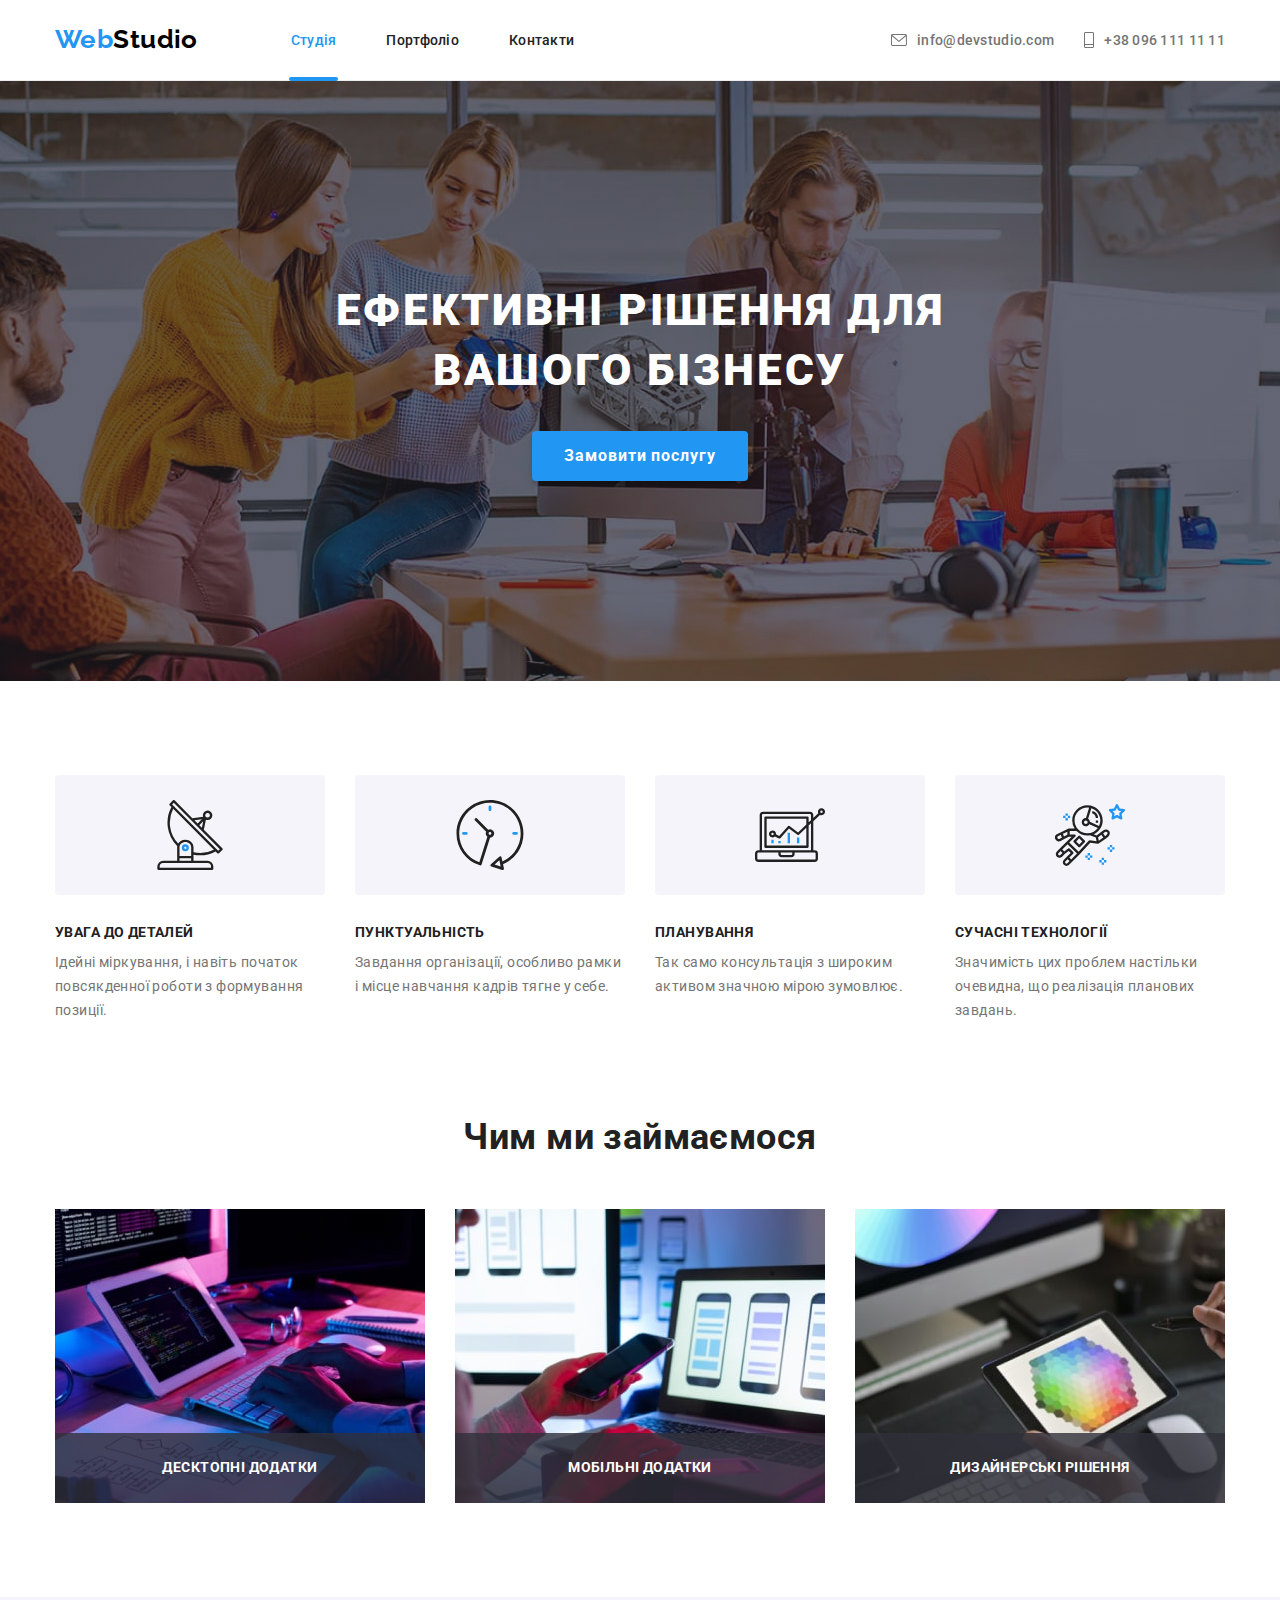
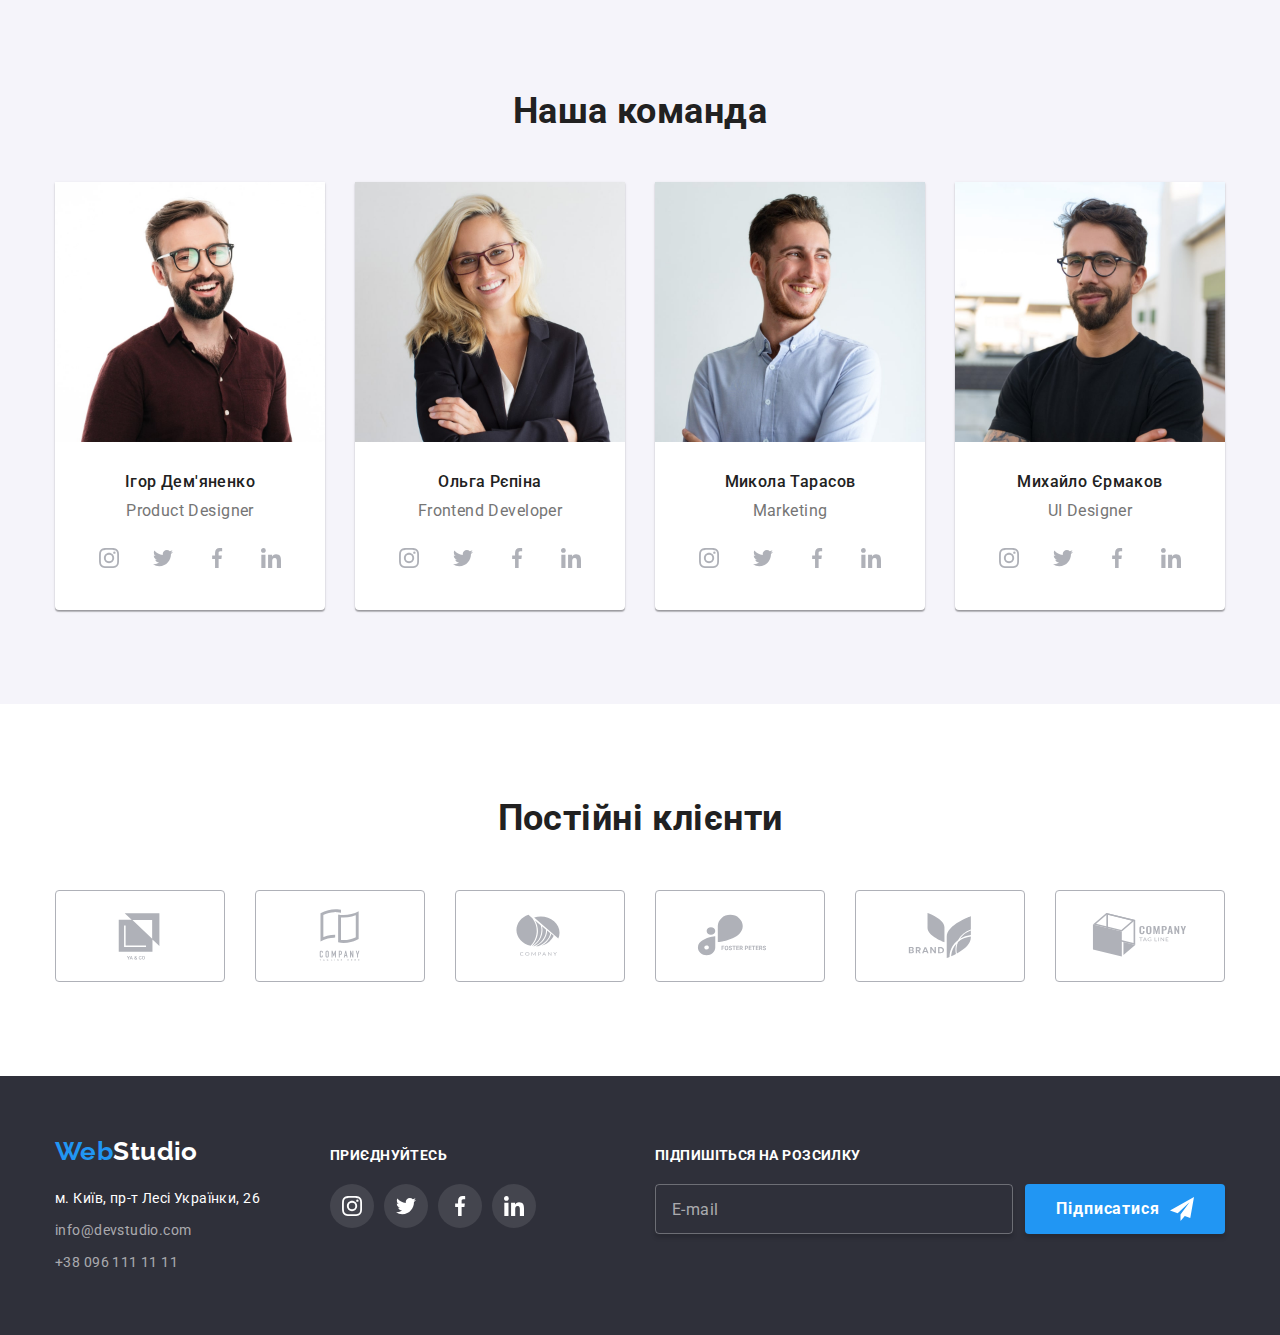
<file: index.html>
<!DOCTYPE html>

<html lang="uk">
	<head>
		<meta charset="UTF-8" />
		<meta http-equiv="X-UA-Compatible" content="IE=edge" />
		<meta name="viewport" content="width=device-width, initial-scale=1.0" />
		<title>Студія-hw8</title>
		<link rel="preconnect" href="https://fonts.googleapis.com" />
		<link rel="preconnect" href="https://fonts.gstatic.com" crossorigin />
		<link
			href="https://fonts.googleapis.com/css2?family=Montserrat:wght@400;700&family=Raleway:wght@700&family=Roboto:wght@400;500;700&display=swap"
			rel="stylesheet"
		/>
		<link
			rel="stylesheet"
			href="https://cdnjs.cloudflare.com/ajax/libs/modern-normalize/1.1.0/modern-normalize.min.css"
		/>

		<link rel="stylesheet" href="./css/main.min.css" />
	</head>

	<body>
		<!-- ---------ШАПКА САЙТУ--------- -->

		<header class="header">
			<div class="header__container container">
				<nav class="header__nav">
					<a href="./index.html" lang="en" class="logo header_logo">
						<span class="logo__word-web">Web</span><span class="logo__word-studio">Studio</span>
					</a>

					<!-- ---------Кнопка меню для мобілки--------- -->
					<button class="menu-toggle js-open-menu" aria-expanded="false" aria-controls="mobile-menu">
						<svg class="" width="40" height="40" aria-label="Перемикач мобільного меню">
							<use class="icon-menu" href="./images/symbol-defs-new.svg#icon-menu_40px"></use>
						</svg>
					</button>

					<!-- ---------Навігація по сайту--------- -->
					<ul class="site-nav header__site-nav">
						<li class="site-nav__item">
							<a href="./index.html" class="site-nav__link site-nav__link--current">Студія</a>
						</li>
						<li class="site-nav__item">
							<a href="./portfolio.html" class="site-nav__link site-nav__link--no-current">Портфоліо</a>
						</li>
						<li class="site-nav__item">
							<a href="" class="site-nav__link site-nav__link--no-current">Контакти</a>
						</li>
					</ul>
				</nav>

				<!-- ---------КОНТАКТИ--------- -->

				<ul class="contacts header__contacts">
					<li class="contacts__item">
						<a href="mailto:info@devstudio.com" class="contacts__link">
							<svg class="contacts__icon" width="16" height="12">
								<use href="./images/symbol-defs-new.svg#icon-envelope"></use>
							</svg>
							info@devstudio.com
						</a>
					</li>

					<li class="contacts__item">
						<a href="tel:+380961111111" class="contacts__link">
							<svg class="contacts__icon" width="10" height="16">
								<use href="./images/symbol-defs-new.svg#icon-Mobile"></use></svg
							>+38 096 111 11 11
						</a>
					</li>
				</ul>
			</div>
		</header>

		<!-- ---------ОСНОВНИЙ КОНТЕНТ--------- -->

		<main class="main">
			<!-- ---------ГЕРОЙ--------- -->

			<section class="hero">
				<div class="container">
					<h1 class="hero__title">Ефективні рішення для вашого бізнесу</h1>

					<button type="button" data-modal-open class="hero__btn">Замовити послугу</button>
				</div>
			</section>

			<!-- ---------ОСОБЛИВОСТІ РОБОТИ--------- -->

			<section class="features section">
				<!-- Прихований заголовок -->

				<div class="container">
					<h2 class="features__title">Особливості роботи</h2>

					<ul class="features-list">
						<li class="features-list__item">
							<div class="features-list__box-icon">
								<svg class="features-list__icon" width="70" height="70">
									<use href="./images/symbol-defs-new.svg#icon-satel-plate"></use>
								</svg>
							</div>
							<h3 class="features-list__title title">УВАГА ДО ДЕТАЛЕЙ</h3>
							<p class="features-list__text text">
								Ідейні міркування, і навіть початок повсякденної роботи з формування позиції.
							</p>
						</li>

						<li class="features-list__item">
							<div class="features-list__box-icon">
								<svg class="features-list__icon" width="70" height="70">
									<use href="./images/symbol-defs-new.svg#icon-Clock"></use>
								</svg>
							</div>

							<h3 class="features-list__title title">ПУНКТУАЛЬНІСТЬ</h3>
							<p class="features-list__text text">
								Завдання організації, особливо рамки і місце навчання кадрів тягне у себе.
							</p>
						</li>

						<li class="features-list__item">
							<div class="features-list__box-icon">
								<svg class="features-list__icon" width="70" height="70">
									<use href="./images/symbol-defs-new.svg#icon-Planner"></use>
								</svg>
							</div>

							<h3 class="features-list__title title">ПЛАНУВАННЯ</h3>
							<p class="features-list__text text">Так само консультація з широким активом значною мірою зумовлює.</p>
						</li>

						<li class="features-list__item">
							<div class="features-list__box-icon">
								<svg class="features-list__icon" width="70" height="70">
									<use href="./images/symbol-defs-new.svg#icon-Cosm"></use>
								</svg>
							</div>

							<h3 class="features-list__title title">СУЧАСНІ ТЕХНОЛОГІЇ</h3>
							<p class="features-list__text text">
								Значимість цих проблем настільки очевидна, що реалізація планових завдань.
							</p>
						</li>
					</ul>
				</div>
			</section>

			<!-- ---------ЧИМ МИ ЗАЙМАЄМОСЬ---------  -->

			<section class="about section">
				<div class="container">
					<h2 class="main-title about__main-title">Чим ми займаємося</h2>

					<ul class="about-list">
						<li class="about-list__item">
							<img
								srcset="
									./images/Desktop-images/About-1-img-370-min.jpg 1x,
									./images/Desktop-images/About-1-img-740-min.jpg 2x
								"
								src="./images/Desktop-images/About-1-img-370-min.jpg"
								alt="Людина друкує код сайта"
								width="370"
								height="294"
							/>
							<p class="about-list__text">Десктопні додатки</p>
						</li>

						<li class="about-list__item">
							<img
								srcset="
									./images/Desktop-images/About-2-img-370-min.jpg 1x,
									./images/Desktop-images/About-2-img-740-min.jpg 2x
								"
								src="./images/Desktop-images/About-2-img-370-min.jpg"
								alt="Розробка інтерфейсу для смартфонів"
								width="370"
								height="294"
							/>
							<p class="about-list__text">Мобільні додатки</p>
						</li>

						<li class="about-list__item">
							<img
								srcset="
									./images/Desktop-images/About-3-img-370-min.jpg 1x,
									./images/Desktop-images/About-3-img-740-min.jpg 2x
								"
								src="./images/Desktop-images/About-3-img-370-min.jpg"
								alt="Робота над вибором кольору на планшеті"
								width="370"
								height="294"
							/>
							<p class="about-list__text">Дизайнерські рішення</p>
						</li>
					</ul>
				</div>
			</section>

			<!-- ---------НАША КОМАНДА--------- -->

			<section class="team section">
				<div class="container">
					<h2 class="main-title team__main-title">Наша команда</h2>

					<ul class="team-list">
						<li class="team-list__item">
							<picture>
								<source
									srcset="
										./images/Mobile-images/Team-1-img-optim-450.jpg 1x,
										./images/Mobile-images/Team-1-img-optim-900.jpg 2x
									"
									media="(max-width: 767.5px)"
								/>

								<source
									srcset="
										./images/Desktop-images/Team-1-img-810-min.jpg  1x,
										./images/Desktop-images/Team-1-img-1080-min.jpg 2x
									"
									media="(min-width: 1200px)"
								/>

								<source
									srcset="
										./images/Tablet-images/Team-1-img-354-min.jpg 1x,
										./images/Tablet-images/Team-1-img-708-min.jpg 2x
									"
									media="(min-width: 768px)"
								/>

								<img src="./Mobile-images/Team-1-img-optim-450.jpg" alt="Фото сотрудника" width="450" height="460" />
							</picture>

							<div class="team-list__card">
								<h3 class="team-list__title">Ігор Дем'яненко</h3>
								<p lang="en" class="team-list__text">Product Designer</p>
								<ul class="soc-links team__soc-links">
									<li class="soc-links__item">
										<a href="#" target="_blank" rel="noopener nofollow noreferrer" class="soc-links__link"
											><svg class="soc-links__icon" width="20" height="20">
												<use href="./images/symbol-defs-new.svg#icon-Insta"></use></svg
										></a>
									</li>
									<li class="soc-links__item">
										<a href="#" target="_blank" rel="noopener nofollow noreferrer" class="soc-links__link"
											><svg class="soc-links__icon" width="20" height="20">
												<use href="./images/symbol-defs-new.svg#icon-Twit"></use></svg
										></a>
									</li>
									<li class="soc-links__item">
										<a href="#" target="_blank" rel="noopener nofollow noreferrer" class="soc-links__link"
											><svg class="soc-links__icon" width="20" height="20">
												<use href="./images/symbol-defs-new.svg#icon-FaceB"></use></svg
										></a>
									</li>
									<li class="soc-links__item">
										<a href="#" target="_blank" rel="noopener nofollow noreferrer" class="soc-links__link"
											><svg class="soc-links__icon" width="20" height="20">
												<use href="./images/symbol-defs-new.svg#icon-LinkIn"></use></svg
										></a>
									</li>
								</ul>
							</div>
						</li>

						<li class="team-list__item">
							<picture>
								<source
									srcset="
										./images/Mobile-images/Team-2-img-optim-450.jpg 1x,
										./images/Mobile-images/Team-2-img-optim-900.jpg 2x
									"
									media="(max-width: 767.5px)"
								/>

								<source
									srcset="
										./images/Desktop-images/Team-2-img-810-min.jpg  1x,
										./images/Desktop-images/Team-2-img-1080-min.jpg 2x
									"
									media="(min-width: 1200px)"
								/>

								<source
									srcset="
										./images/Tablet-images/Team-2-img-354-min.jpg 1x,
										./images/Tablet-images/Team-2-img-708-min.jpg 2x
									"
									media="(min-width: 768px)"
								/>

								<img src="./Mobile-images/Team-2-img-optim-450.jpg" alt="Фото сотрудника" width="450" height="460" />
							</picture>

							<div class="team-list__card">
								<h3 class="team-list__title">Ольга Рєпіна</h3>
								<p lang="en" class="team-list__text">Frontend Developer</p>
								<ul class="soc-links team__soc-links">
									<li class="soc-links__item">
										<a href="#" target="_blank" rel="noopener nofollow noreferrer" class="soc-links__link"
											><svg class="soc-links__icon" width="20" height="20">
												<use href="./images/symbol-defs-new.svg#icon-Insta"></use></svg
										></a>
									</li>
									<li class="soc-links__item">
										<a href="#" target="_blank" rel="noopener nofollow noreferrer" class="soc-links__link"
											><svg class="soc-links__icon" width="20" height="20">
												<use href="./images/symbol-defs-new.svg#icon-Twit"></use></svg
										></a>
									</li>
									<li class="soc-links__item">
										<a href="#" target="_blank" rel="noopener nofollow noreferrer" class="soc-links__link"
											><svg class="soc-links__icon" width="20" height="20">
												<use href="./images/symbol-defs-new.svg#icon-FaceB"></use></svg
										></a>
									</li>
									<li class="soc-links__item">
										<a href="#" target="_blank" rel="noopener nofollow noreferrer" class="soc-links__link"
											><svg class="soc-links__icon" width="20" height="20">
												<use href="./images/symbol-defs-new.svg#icon-LinkIn"></use></svg
										></a>
									</li>
								</ul>
							</div>
						</li>

						<li class="team-list__item">
							<picture>
								<source
									srcset="
										./images/Mobile-images/Team-3-img-optim-450.jpg 1x,
										./images/Mobile-images/Team-3-img-optim-900.jpg 2x
									"
									media="(max-width: 767.5px)"
								/>

								<source
									srcset="
										./images/Desktop-images/Team-3-img-810-min.jpg  1x,
										./images/Desktop-images/Team-3-img-1080-min.jpg 2x
									"
									media="(min-width: 1200px)"
								/>

								<source
									srcset="
										./images/Tablet-images/Team-3-img-354-min.jpg 1x,
										./images/Tablet-images/Team-3-img-708-min.jpg 2x
									"
									media="(min-width: 768px)"
								/>

								<img src="./Mobile-images/Team-3-img-optim-450.jpg" alt="Фото сотрудника" width="450" height="460" />
							</picture>

							<div class="team-list__card">
								<h3 class="team-list__title">Микола Тарасов</h3>
								<p lang="en" class="team-list__text">Marketing</p>
								<ul class="soc-links team__soc-links">
									<li class="soc-links__item">
										<a href="#" target="_blank" rel="noopener nofollow noreferrer" class="soc-links__link"
											><svg class="soc-links__icon" width="20" height="20">
												<use href="./images/symbol-defs-new.svg#icon-Insta"></use></svg
										></a>
									</li>
									<li class="soc-links__item">
										<a href="#" target="_blank" rel="noopener nofollow noreferrer" class="soc-links__link"
											><svg class="soc-links__icon" width="20" height="20">
												<use href="./images/symbol-defs-new.svg#icon-Twit"></use></svg
										></a>
									</li>
									<li class="soc-links__item">
										<a href="#" target="_blank" rel="noopener nofollow noreferrer" class="soc-links__link"
											><svg class="soc-links__icon" width="20" height="20">
												<use href="./images/symbol-defs-new.svg#icon-FaceB"></use></svg
										></a>
									</li>
									<li class="soc-links__item">
										<a href="#" target="_blank" rel="noopener nofollow noreferrer" class="soc-links__link"
											><svg class="soc-links__icon" width="20" height="20">
												<use href="./images/symbol-defs-new.svg#icon-LinkIn"></use></svg
										></a>
									</li>
								</ul>
							</div>
						</li>

						<li class="team-list__item">
							<picture>
								<source
									srcset="
										./images/Mobile-images/Team-4-img-optim-450.jpg 1x,
										./images/Mobile-images/Team-4-img-optim-900.jpg 2x
									"
									media="(max-width: 767.5px)"
								/>

								<source
									srcset="
										./images/Desktop-images/Team-4-img-810-min.jpg  1x,
										./images/Desktop-images/Team-4-img-1080-min.jpg 2x
									"
									media="(min-width: 1200px)"
								/>

								<source
									srcset="
										./images/Tablet-images/Team-4-img-354-min.jpg 1x,
										./images/Tablet-images/Team-4-img-708-min.jpg 2x
									"
									media="(min-width: 768px)"
								/>

								<img src="./Mobile-images/Team-4-img-optim-450.jpg" alt="Фото сотрудника" width="450" height="460" />
							</picture>

							<div class="team-list__card">
								<h3 class="team-list__title">Михайло Єрмаков</h3>
								<p lang="en" class="team-list__text">UI Designer</p>
								<ul class="soc-links team__soc-links">
									<li class="soc-links__item">
										<a href="#" target="_blank" rel="noopener nofollow noreferrer" class="soc-links__link"
											><svg class="soc-links__icon" width="20" height="20">
												<use href="./images/symbol-defs-new.svg#icon-Insta"></use></svg
										></a>
									</li>
									<li class="soc-links__item">
										<a href="#" target="_blank" rel="noopener nofollow noreferrer" class="soc-links__link"
											><svg class="soc-links__icon" width="20" height="20">
												<use href="./images/symbol-defs-new.svg#icon-Twit"></use></svg
										></a>
									</li>
									<li class="soc-links__item">
										<a href="#" target="_blank" rel="noopener nofollow noreferrer" class="soc-links__link"
											><svg class="soc-links__icon" width="20" height="20">
												<use href="./images/symbol-defs-new.svg#icon-FaceB"></use></svg
										></a>
									</li>
									<li class="soc-links__item">
										<a href="#" target="_blank" rel="noopener nofollow noreferrer" class="soc-links__link"
											><svg class="soc-links__icon" width="20" height="20">
												<use href="./images/symbol-defs-new.svg#icon-LinkIn"></use></svg
										></a>
									</li>
								</ul>
							</div>
						</li>
					</ul>
				</div>
			</section>
			<!-- -----------------ПОСТІЙНІ КЛІЄНТИ----------------- -->

			<section class="clients section">
				<div class="container">
					<h2 class="main-title clients__main-title">Постійні клієнти</h2>
					<ul class="clients-list">
						<li class="clients-list__item">
							<a href="#" target="_blank" rel="noopener nofollow noreferrer" class="clients-list__link"
								><svg class="clients-list__icon" width="106" height="60">
									<use href="./images/symbol-defs-new.svg#icon-Logo1_YaGo"></use></svg
							></a>
						</li>

						<li class="clients-list__item">
							<a href="#" target="_blank" rel="noopener nofollow noreferrer" class="clients-list__link"
								><svg class="clients-list__icon" width="106" height="60">
									<use href="./images/symbol-defs-new.svg#icon-Logo2_tagline_here"></use></svg
							></a>
						</li>

						<li class="clients-list__item">
							<a href="#" target="_blank" rel="noopener nofollow noreferrer" class="clients-list__link"
								><svg class="clients-list__icon" width="106" height="60">
									<use href="./images/symbol-defs-new.svg#icon-Logo3_COMPANY"></use></svg
							></a>
						</li>

						<li class="clients-list__item">
							<a href="#" target="_blank" rel="noopener nofollow noreferrer" class="clients-list__link"
								><svg class="clients-list__icon" width="106" height="60">
									<use href="./images/symbol-defs-new.svg#icon-Logo4_FosterPeters"></use></svg
							></a>
						</li>

						<li class="clients-list__item">
							<a href="#" target="_blank" rel="noopener nofollow noreferrer" class="clients-list__link"
								><svg class="clients-list__icon" width="106" height="60">
									<use href="./images/symbol-defs-new.svg#icon-Logo5_Brand"></use></svg
							></a>
						</li>

						<li class="clients-list__item">
							<a href="#" target="_blank" rel="noopener nofollow noreferrer" class="clients-list__link"
								><svg class="clients-list__icon" width="106" height="60">
									<use href="./images/symbol-defs-new.svg#icon-Logo6_TagLine"></use></svg
							></a>
						</li>
					</ul>
				</div>
			</section>

			<!-- ----------------МОДАЛЬНЕ ВІКНО----------------- -->

			<div class="backdrop backdrop--is-hidden" data-modal>
				<div class="modal">
					<button type="button" data-modal-close class="close-button modal__close-button">
						<svg class="close-button__close-icon rotate-center" width="18" height="18">
							<use href="./images/symbol-defs-new.svg#icon-close-1"></use>
						</svg>
					</button>

					<p class="modal__text">Залиште свої дані, ми вам передзвонимо</p>

					<form class="modal-form">
						<div class="modal-form__field">
							<label for="name" class="modal-form__label">Ім'я</label>
							<div class="input-wrap">
								<input type="text" id="name" class="input-wrap__input" name="user-name" required />
								<svg class="input-wrap__icon" width="18" height="18">
									<use href="./images/symbol-defs-new.svg#icon-person-black-1"></use>
								</svg>
							</div>
						</div>

						<div class="modal-form__field">
							<label for="tel" class="modal-form__label">Телефон</label>
							<div class="input-wrap">
								<input type="tel" id="tel" class="input-wrap__input" name="user-phone" required />
								<svg class="input-wrap__icon" width="18" height="18">
									<use href="./images/symbol-defs-new.svg#icon-phone-black-1"></use>
								</svg>
							</div>
						</div>

						<div class="modal-form__field">
							<label for="modal-mail" class="modal-form__label">Пошта</label>
							<div class="input-wrap">
								<input type="email" id="modal-mail" class="input-wrap__input" name="user-name" required />
								<svg class="input-wrap__icon" width="18" height="18">
									<use href="./images/symbol-defs-new.svg#icon-email-black-1"></use>
								</svg>
							</div>
						</div>

						<div class="modal-form__field">
							<label for="comment" class="modal-form__label">Коментар</label>
							<textarea name="comment" id="comment" placeholder="Введіть текст" class="modal-form__comment"></textarea>
						</div>

						<div class="custom-checkbox-box">
							<label class="custom-checkbox">
								<input class="custom-checkbox__input" type="checkbox" name="policy" required />
								<span class="custom-checkbox__border">
									<svg class="custom-checkbox__icon" width="16" height="15">
										<use href="./images/symbol-defs-new.svg#icon-icon-check-1"></use>
									</svg>
								</span>
								<span class="custom-checkbox__label">Погоджуюся з розсилкою та приймаю</span>
							</label>
							<a href="#" class="custom-checkbox__link">Умови договору</a>
						</div>

						<button type="submit" class="submit-btn modal-form__submit-btn">Відправити</button>
					</form>
				</div>
			</div>
		</main>

		<!-- ---------------- МОБІЛЬНЕ МЕНЮ ----------------- -->

		<div class="menu-container js-menu-container" id="mobile-menu">
			<button class="menu-toggle js-close-menu">
				<svg class="menu-toggle__cross-icon" width="40" height="40" aria-label="Перемикач мобільного меню">
					<use class="icon-cross" href="./images/symbol-defs-new.svg#icon-close_40px"></use>
				</svg>
			</button>

			<ul class="mobile-site-nav menu-container__mobile-site-nav">
				<li class="mobile-site-nav__item">
					<a href="./index.html" class="mobile-site-nav__link mobile-site-nav__link--current">Студія</a>
				</li>
				<li class="mobile-site-nav__item">
					<a href="./portfolio.html" class="mobile-site-nav__link">Портфоліо</a>
				</li>
				<li class="mobile-site-nav__item">
					<a href="" class="mobile-site-nav__link">Контакти</a>
				</li>
			</ul>

			<div class="mobile-contacts-set">
				<ul class="mobile-contacts menu-container__mobile-contacts">
					<li class="mobile-contacts__item">
						<a href="tel:+380961111111" class="mobile-contacts__phone-link"> +38 096 111 11 11 </a>
					</li>
					<li class="mobile-contacts__item">
						<a href="mailto:info@devstudio.com" class="mobile-contacts__mail-link"> info@devstudio.com </a>
					</li>
				</ul>

				<ul class="mobile-soc-links">
					<li class="mobile-soc-links_item"><a href="" class="mobile-soc-links_link"></a> Instagram</li>
					<li class="mobile-soc-links_item"><a href="" class="mobile-soc-links_link"></a> Twitter</li>
					<li class="mobile-soc-links_item"><a href="" class="mobile-soc-links_link"></a> Facebook</li>
					<li class="mobile-soc-links_item"><a href="" class="mobile-soc-links_link"></a> LinkedIn</li>
				</ul>
			</div>
		</div>

		<!-- -----------------ФУТЕР----------------- -->
		<footer class="footer">
			<div class="footer__container container">
				<div class="footer_conacts-set">
					<div class="footer__adress-box">
						<a href="./index.html" lang="en" class="logo footer__logo">
							<span class="logo__word-web">Web</span
							><span class="logo__word-studio logo__word-studio--inverse">Studio</span>
						</a>
						<address class="adress footer__adress">
							<ul class="adress-list">
								<li class="adress-list__item">
									<a
										href="https://goo.gl/maps/tMdfLY8MztBDmofm9"
										target="_blank"
										rel="noopener nofollow noreferrer"
										class="adress-list__link adress-list__link--light"
										>м. Київ, пр-т Лесі Українки, 26
									</a>
								</li>

								<li class="adress-list__item">
									<a href="mailto:info@devstudio.com" lang="en" class="adress-list__link">info@devstudio.com</a>
								</li>

								<li class="adress-list__item">
									<a href="tel:+380961111111" class="adress-list__link">+38 096 111 11 11</a>
								</li>
							</ul>
						</address>
					</div>

					<div class="footer__soc-links">
						<p class="footer__text">приєднуйтесь</p>

						<ul class="soc-links footer__soc-links">
							<li class="soc-links__item">
								<a
									href="#"
									target="_blank"
									rel="noopener nofollow noreferrer"
									class="soc-links__link soc-links__link--white"
									><svg class="soc-links__icon" width="20" height="20">
										<use href="./images/symbol-defs-new.svg#icon-Insta"></use></svg
								></a>
							</li>
							<li class="soc-links__item">
								<a
									href="#"
									target="_blank"
									rel="noopener nofollow noreferrer"
									class="soc-links__link soc-links__link--white"
									><svg class="soc-links__icon" width="20" height="20">
										<use href="./images/symbol-defs-new.svg#icon-Twit"></use></svg
								></a>
							</li>
							<li class="soc-links__item">
								<a
									href="#"
									target="_blank"
									rel="noopener nofollow noreferrer"
									class="soc-links__link soc-links__link--white"
									><svg class="soc-links__icon" width="20" height="20">
										<use href="./images/symbol-defs-new.svg#icon-FaceB"></use></svg
								></a>
							</li>
							<li class="soc-links__item">
								<a
									href="#"
									target="_blank"
									rel="noopener nofollow noreferrer"
									class="soc-links__link soc-links__link--white"
									><svg class="soc-links__icon" width="20" height="20">
										<use href="./images/symbol-defs-new.svg#icon-LinkIn"></use></svg
								></a>
							</li>
						</ul>
					</div>
				</div>

				<!-------------------ПІДПИС НА РОЗCИЛКУ----------------  -->

				<div class="footer__subscr">
					<p class="footer__text">Підпишіться на розсилку</p>
					<form class="subscr-form form">
						<input type="email" class="subscr-form__input" name="mail" placeholder="E-mail" required />

						<button type="submit" class="submit-btn footer__submit-btn">
							Підписатися
							<svg class="submit-btn__icon" width="24" height="24">
								<use href="./images/symbol-defs-new.svg#icon-icon-send-1"></use>
							</svg>
						</button>
					</form>
				</div>
			</div>
		</footer>
		<!-- СКРІПТ ДЛЯ МОДАЛЬНОГО ВІКНА -->
		<script src="./js/modal.js"></script>

		<!-- СКРІПТ ДЛЯ МОБІЛЬНОГО МЕНЮ -->
		<script defer src="./js/mobile-menu.js"></script>
	</body>
</html>
</file>
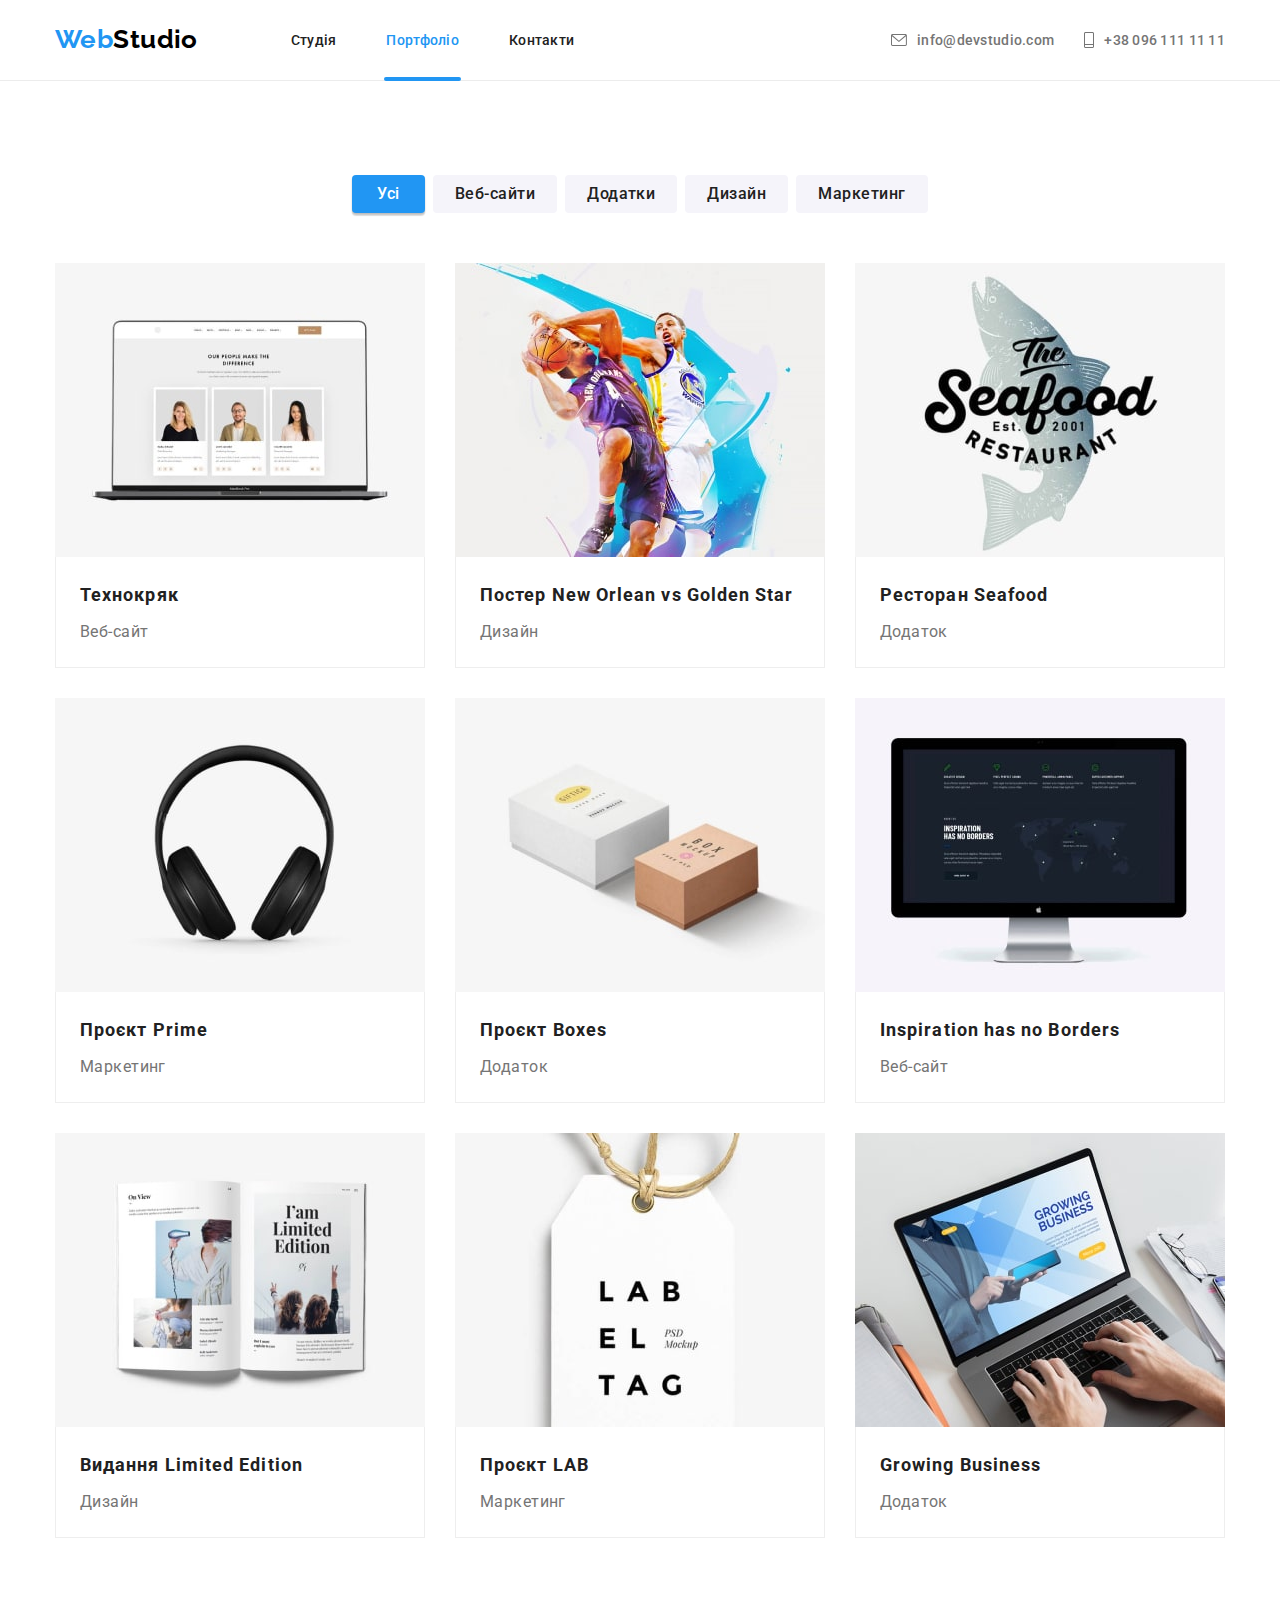
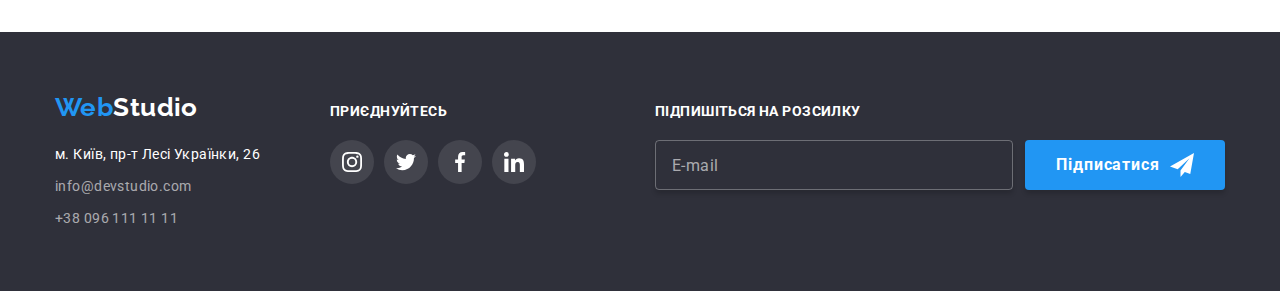
<file: portfolio.html>
<!DOCTYPE html>

<html lang="uk">
	<head>
		<meta charset="UTF-8" />
		<meta http-equiv="X-UA-Compatible" content="IE=edge" />
		<meta name="viewport" content="width=device-width, initial-scale=1.0" />
		<title>Студія-hw8</title>
		<link rel="preconnect" href="https://fonts.googleapis.com" />
		<link rel="preconnect" href="https://fonts.gstatic.com" crossorigin />
		<link
			href="https://fonts.googleapis.com/css2?family=Montserrat:wght@400;700&family=Raleway:wght@700&family=Roboto:wght@400;500;700&display=swap"
			rel="stylesheet"
		/>
		<link
			rel="stylesheet"
			href="https://cdnjs.cloudflare.com/ajax/libs/modern-normalize/1.1.0/modern-normalize.min.css"
		/>

		<link rel="stylesheet" href="./css/main.min.css" />
	</head>

	<body>
		<!-- ---------ШАПКА САЙТУ--------- -->

		<header class="header">
			<div class="header__container container">
				<nav class="header__nav">
					<a href="./index.html" lang="en" class="logo header_logo">
						<span class="logo__word-web">Web</span><span class="logo__word-studio">Studio</span>
					</a>

					<!-- ---------Кнопка меню для мобілки--------- -->
					<button class="menu-toggle js-open-menu" aria-expanded="false" aria-controls="mobile-menu">
						<svg class="" width="40" height="40" aria-label="Перемикач мобільного меню">
							<use class="icon-menu" href="./images/symbol-defs-new.svg#icon-menu_40px"></use>
						</svg>
					</button>

					<!-- ---------Навігація по сайту--------- -->
					<ul class="site-nav">
						<li class="site-nav__item">
							<a href="./index.html" class="site-nav__link site-nav__link--no-current">Студія</a>
						</li>
						<li class="site-nav__item">
							<a href="./portfolio.html" class="site-nav__link site-nav__link--current">Портфоліо</a>
						</li>
						<li class="site-nav__item">
							<a href="" class="site-nav__link site-nav__link--no-current">Контакти</a>
						</li>
					</ul>
				</nav>

				<!-- ---------КОНТАКТИ--------- -->

				<ul class="contacts header__contacts">
					<li class="contacts__item">
						<a href="mailto:info@devstudio.com" class="contacts__link">
							<svg class="contacts__icon" width="16" height="12">
								<use href="./images/symbol-defs-new.svg#icon-envelope"></use>
							</svg>
							info@devstudio.com
						</a>
					</li>

					<li class="contacts__item">
						<a href="tel:+380961111111" class="contacts__link">
							<svg class="contacts__icon" width="10" height="16">
								<use href="./images/symbol-defs-new.svg#icon-Mobile"></use></svg
							>+38 096 111 11 11
						</a>
					</li>
				</ul>
			</div>
		</header>
		<main class="main">
			<section class="portfolio section">
				<!-- Прихований заголовок -->
				<h2 class="portfolio__title">Портфоліо</h2>
				<!-- Фільтр - список кнопок -->
				<div class="container">
					<ul class="portfolio-nav">
						<li class="portfolio-nav__item">
							<button type="button" class="btn portfolio-nav__btn portfolio-nav__btn--active">Усі</button>
						</li>

						<li class="portfolio-nav__item">
							<button type="button" class="btn portfolio-nav__btn">Веб-сайти</button>
						</li>

						<li class="portfolio-nav__item">
							<button type="button" class="btn portfolio-nav__btn">Додатки</button>
						</li>

						<li class="portfolio-nav__item">
							<button type="button" class="btn portfolio-nav__btn">Дизайн</button>
						</li>

						<li class="portfolio-nav__item">
							<button type="button" class="btn portfolio-nav__btn">Маркетинг</button>
						</li>
					</ul>

					<!-- Список посилань на проекти -->
					<ul class="projects-set">
						<li class="projects-set__item">
							<a href="" class="projects-set__link">
								<div class="projects-set__box">
									<picture>
										<source
											srcset="
												./images/Mobile-images/Portfolio-1-img-optim-450.jpg 1x,
												./images/Mobile-images/Portfolio-1-img-optim-900.jpg 2x
											"
											media="(max-width: 767.5px)"
										/>

										<source
											srcset="
												./images/Desktop-images/Portfolio-1-img-370-min.jpg 1x,
												./images/Desktop-images/Portfolio-1-img-740-min.jpg 2x
											"
											media="(min-width: 1200px)"
										/>

										<source
											srcset="
												./images/Tablet-images/Portfolio-1-img-354-min.jpg 1x,
												./images/Tablet-images/Portfolio-1-img-708-min.jpg 2x
											"
											media="(min-width: 768px)"
										/>

										<img
											src="./images/Mobile-images/Portfolio-1-img-optim-450.jpg"
											alt="Розроблений веб-сайт показаний на ноутбуці"
											width="450"
											height="294"
										/>
									</picture>

									<p class="projects-set__text text">
										Ресурс пропонує комплексні пропозиції з різним рівнем функціоналу та сервісів. Все це дозволить
										відвідувачу отримати вичерпні відомості про компанію чи приватну особу.
									</p>
								</div>

								<div class="projects-set__label">
									<h2 class="projects-set__name title">Технокряк</h2>
									<p class="projects-set__type text">Веб-сайт</p>
								</div>
							</a>
						</li>

						<li class="projects-set__item">
							<a href="" class="projects-set__link">
								<div class="projects-set__box">
									<picture>
										<source
											srcset="
												./images/Mobile-images/Portfolio-2-img-optim-450.jpg 1x,
												./images/Mobile-images/Portfolio-2-img-optim-900.jpg 2x
											"
											media="(max-width: 767.5px)"
										/>

										<source
											srcset="
												./images/Desktop-images/Portfolio-2-img-370-min.jpg 1x,
												./images/Desktop-images/Portfolio-2-img-740-min.jpg 2x
											"
											media="(min-width: 1200px)"
										/>

										<source
											srcset="
												./images/Tablet-images/Portfolio-2-img-354-min.jpg 1x,
												./images/Tablet-images/Portfolio-2-img-708-min.jpg 2x
											"
											media="(min-width: 768px)"
										/>

										<img
											src="./images/Mobile-images/Portfolio-2-img-optim-450.jpg"
											alt="Постер з баскетболістами"
											width="450"
											height="294"
										/>
									</picture>
									<p class="projects-set__text text">
										Ресурс пропонує комплексні пропозиції з різним рівнем функціоналу та сервісів. Все це дозволить
										відвідувачу отримати вичерпні відомості про компанію чи приватну особу.
									</p>
								</div>

								<div class="projects-set__label">
									<h2 class="projects-set__name title">Постер New Orlean vs Golden Star</h2>
									<p class="projects-set__type text">Дизайн</p>
								</div>
							</a>
						</li>

						<li class="projects-set__item">
							<a href="" class="projects-set__link">
								<div class="projects-set__box">
									<picture>
										<source
											srcset="
												./images/Mobile-images/Portfolio-3-img-optim-450.jpg 1x,
												./images/Mobile-images/Portfolio-3-img-optim-900.jpg 2x
											"
											media="(max-width: 767.5px)"
										/>

										<source
											srcset="
												./images/Desktop-images/Portfolio-3-img-370-min.jpg 1x,
												./images/Desktop-images/Portfolio-3-img-740-min.jpg 2x
											"
											media="(min-width: 1200px)"
										/>

										<source
											srcset="
												./images/Tablet-images/Portfolio-3-img-354-min.jpg 1x,
												./images/Tablet-images/Portfolio-3-img-708-min.jpg 2x
											"
											media="(min-width: 768px)"
										/>

										<img
											src="./images/Mobile-images/Portfolio-3-img-optim-450.jpg"
											alt="Логотип ресторану"
											width="450"
											height="294"
										/>
									</picture>
									<p class="projects-set__text text">
										Ресурс пропонує комплексні пропозиції з різним рівнем функціоналу та сервісів. Все це дозволить
										відвідувачу отримати вичерпні відомості про компанію чи приватну особу.
									</p>
								</div>

								<div class="projects-set__label">
									<h2 class="projects-set__name title">Ресторан Seafood</h2>
									<p class="projects-set__type text">Додаток</p>
								</div>
							</a>
						</li>

						<li class="projects-set__item">
							<a href="" class="projects-set__link">
								<div class="projects-set__box">
									<picture>
										<source
											srcset="
												./images/Mobile-images/Portfolio-4-img-optim-450.jpg 1x,
												./images/Mobile-images/Portfolio-4-img-optim-900.jpg 2x
											"
											media="(max-width: 767.5px)"
										/>

										<source
											srcset="
												./images/Desktop-images/Portfolio-4-img-370-min.jpg 1x,
												./images/Desktop-images/Portfolio-4-img-740-min.jpg 2x
											"
											media="(min-width: 1200px)"
										/>

										<source
											srcset="
												./images/Tablet-images/Portfolio-4-img-354-min.jpg 1x,
												./images/Tablet-images/Portfolio-4-img-708-min.jpg 2x
											"
											media="(min-width: 768px)"
										/>

										<img
											src="./images/Mobile-images/Portfolio-4-img-optim-450.jpg"
											alt="Навушники"
											width="450"
											height="294"
										/>
									</picture>
									<p class="projects-set__text text">
										Ресурс пропонує комплексні пропозиції з різним рівнем функціоналу та сервісів. Все це дозволить
										відвідувачу отримати вичерпні відомості про компанію чи приватну особу.
									</p>
								</div>

								<div class="projects-set__label">
									<h2 class="projects-set__name title">Проєкт Prime</h2>
									<p class="projects-set__type text">Маркетинг</p>
								</div>
							</a>
						</li>

						<li class="projects-set__item">
							<a href="" class="projects-set__link">
								<div class="projects-set__box">
									<picture>
										<source
											srcset="
												./images/Mobile-images/Portfolio-5-img-optim-450.jpg 1x,
												./images/Mobile-images/Portfolio-5-img-optim-900.jpg 2x
											"
											media="(max-width: 767.5px)"
										/>

										<source
											srcset="
												./images/Desktop-images/Portfolio-5-img-370-min.jpg 1x,
												./images/Desktop-images/Portfolio-5-img-740-min.jpg 2x
											"
											media="(min-width: 1200px)"
										/>

										<source
											srcset="
												./images/Tablet-images/Portfolio-5-img-354-min.jpg 1x,
												./images/Tablet-images/Portfolio-5-img-708-min.jpg 2x
											"
											media="(min-width: 768px)"
										/>

										<img
											src="./images/Mobile-images/Portfolio-5-img-optim-450.jpg"
											alt="Дві коробки"
											width="450"
											height="294"
										/>
									</picture>
									<p class="projects-set__text text">
										Ресурс пропонує комплексні пропозиції з різним рівнем функціоналу та сервісів. Все це дозволить
										відвідувачу отримати вичерпні відомості про компанію чи приватну особу.
									</p>
								</div>

								<div class="projects-set__label">
									<h2 class="projects-set__name title">Проєкт Boxes</h2>
									<p class="projects-set__type text">Додаток</p>
								</div>
							</a>
						</li>

						<li class="projects-set__item">
							<a href="" class="projects-set__link">
								<div class="projects-set__box">
									<picture>
										<source
											srcset="
												./images/Mobile-images/Portfolio-6-img-optim-450.jpg 1x,
												./images/Mobile-images/Portfolio-6-img-optim-900.jpg 2x
											"
											media="(max-width: 767.5px)"
										/>

										<source
											srcset="
												./images/Desktop-images/Portfolio-6-img-370-min.jpg 1x,
												./images/Desktop-images/Portfolio-6-img-740-min.jpg 2x
											"
											media="(min-width: 1200px)"
										/>

										<source
											srcset="
												./images/Tablet-images/Portfolio-6-img-354-min.jpg 1x,
												./images/Tablet-images/Portfolio-6-img-708-min.jpg 2x
											"
											media="(min-width: 768px)"
										/>

										<img
											src="./images/Mobile-images/Portfolio-6-img-optim-450.jpg"
											alt="Мапа світу показана на моніторі"
											width="450"
											height="294"
										/>
									</picture>
									<p class="projects-set__text text">
										Ресурс пропонує комплексні пропозиції з різним рівнем функціоналу та сервісів. Все це дозволить
										відвідувачу отримати вичерпні відомості про компанію чи приватну особу.
									</p>
								</div>

								<div class="projects-set__label">
									<h2 class="projects-set__name title">Inspiration has no Borders</h2>
									<p class="projects-set__type text">Веб-сайт</p>
								</div>
							</a>
						</li>

						<li class="projects-set__item">
							<a href="" class="projects-set__link">
								<div class="projects-set__box">
									<picture>
										<source
											srcset="
												./images/Mobile-images/Portfolio-7-img-optim-450.jpg 1x,
												./images/Mobile-images/Portfolio-7-img-optim-900.jpg 2x
											"
											media="(max-width: 767.5px)"
										/>

										<source
											srcset="
												./images/Desktop-images/Portfolio-7-img-370-min.jpg 1x,
												./images/Desktop-images/Portfolio-7-img-740-min.jpg 2x
											"
											media="(min-width: 1200px)"
										/>

										<source
											srcset="
												./images/Tablet-images/Portfolio-7-img-354-min.jpg 1x,
												./images/Tablet-images/Portfolio-7-img-708-min.jpg 2x
											"
											media="(min-width: 768px)"
										/>

										<img
											src="./images/Mobile-images/Portfolio-7-img-optim-450.jpg"
											alt="Відкрита книжка"
											width="450"
											height="294"
										/>
									</picture>
									<p class="projects-set__text text">
										Ресурс пропонує комплексні пропозиції з різним рівнем функціоналу та сервісів. Все це дозволить
										відвідувачу отримати вичерпні відомості про компанію чи приватну особу.
									</p>
								</div>

								<div class="projects-set__label">
									<h2 class="projects-set__name title">Видання Limited Edition</h2>
									<p class="projects-set__type text">Дизайн</p>
								</div>
							</a>
						</li>

						<li class="projects-set__item">
							<a href="" class="projects-set__link">
								<div class="projects-set__box">
									<picture>
										<source
											srcset="
												./images/Mobile-images/Portfolio-8-img-optim-450.jpg 1x,
												./images/Mobile-images/Portfolio-8-img-optim-900.jpg 2x
											"
											media="(max-width: 767.5px)"
										/>

										<source
											srcset="
												./images/Desktop-images/Portfolio-8-img-370-min.jpg 1x,
												./images/Desktop-images/Portfolio-8-img-740-min.jpg 2x
											"
											media="(min-width: 1200px)"
										/>

										<source
											srcset="
												./images/Tablet-images/Portfolio-8-img-354-min.jpg 1x,
												./images/Tablet-images/Portfolio-8-img-708-min.jpg 2x
											"
											media="(min-width: 768px)"
										/>

										<img
											src="./images/Mobile-images/Portfolio-8-img-optim-450.jpg"
											alt="Бірка товару"
											width="450"
											height="294"
										/>
									</picture>
									<p class="projects-set__text text">
										Ресурс пропонує комплексні пропозиції з різним рівнем функціоналу та сервісів. Все це дозволить
										відвідувачу отримати вичерпні відомості про компанію чи приватну особу.
									</p>
								</div>

								<div class="projects-set__label">
									<h2 class="projects-set__name title">Проєкт LAB</h2>
									<p class="projects-set__type text">Маркетинг</p>
								</div>
							</a>
						</li>

						<li class="projects-set__item">
							<a href="" class="projects-set__link">
								<div class="projects-set__box">
									<picture>
										<source
											srcset="
												./images/Mobile-images/Portfolio-9-img-optim-450.jpg 1x,
												./images/Mobile-images/Portfolio-9-img-optim-900.jpg 2x
											"
											media="(max-width: 767.5px)"
										/>

										<source
											srcset="
												./images/Desktop-images/Portfolio-9-img-370-min.jpg 1x,
												./images/Desktop-images/Portfolio-9-img-740-min.jpg 2x
											"
											media="(min-width: 1200px)"
										/>

										<source
											srcset="
												./images/Tablet-images/Portfolio-9-img-354-min.jpg 1x,
												./images/Tablet-images/Portfolio-9-img-708-min.jpg 2x
											"
											media="(min-width: 768px)"
										/>

										<img
											src="./images/Mobile-images/Portfolio-9-img-optim-450.jpg"
											alt="Людина працює за ноутбуком"
											width="450"
											height="294"
										/>
									</picture>
									<p class="projects-set__text text">
										Ресурс пропонує комплексні пропозиції з різним рівнем функціоналу та сервісів. Все це дозволить
										відвідувачу отримати вичерпні відомості про компанію чи приватну особу.
									</p>
								</div>

								<div class="projects-set__label">
									<h2 class="projects-set__name title">Growing Business</h2>
									<p class="projects-set__type text">Додаток</p>
								</div>
							</a>
						</li>
					</ul>
				</div>
			</section>
		</main>
		<!-- ---------------- МОБІЛЬНЕ МЕНЮ ----------------- -->

		<div class="menu-container js-menu-container" id="mobile-menu">
			<button class="menu-toggle js-close-menu">
				<svg class="menu-toggle__cross-icon" width="40" height="40" aria-label="Перемикач мобільного меню">
					<use class="icon-cross" href="./images/symbol-defs-new.svg#icon-close_40px"></use>
				</svg>
			</button>

			<ul class="mobile-site-nav menu-container__mobile-site-nav">
				<li class="mobile-site-nav__item">
					<a href="./index.html" class="mobile-site-nav__link mobile-site-nav__link">Студія</a>
				</li>
				<li class="mobile-site-nav__item">
					<a href="./portfolio.html" class="mobile-site-nav__link mobile-site-nav__link--current">Портфоліо</a>
				</li>
				<li class="mobile-site-nav__item">
					<a href="" class="mobile-site-nav__link">Контакти</a>
				</li>
			</ul>

			<div class="mobile-contacts-set">
				<ul class="mobile-contacts menu-container__mobile-contacts">
					<li class="mobile-contacts__item">
						<a href="tel:+380961111111" class="mobile-contacts__phone-link"> +38 096 111 11 11 </a>
					</li>
					<li class="mobile-contacts__item">
						<a href="mailto:info@devstudio.com" class="mobile-contacts__mail-link"> info@devstudio.com </a>
					</li>
				</ul>

				<ul class="mobile-soc-links">
					<li class="mobile-soc-links_item"><a href="" class="mobile-soc-links_link"></a> Instagram</li>
					<li class="mobile-soc-links_item"><a href="" class="mobile-soc-links_link"></a> Twitter</li>
					<li class="mobile-soc-links_item"><a href="" class="mobile-soc-links_link"></a> Facebook</li>
					<li class="mobile-soc-links_item"><a href="" class="mobile-soc-links_link"></a> LinkedIn</li>
				</ul>
			</div>
		</div>
		<!-- -----------------ФУТЕР----------------- -->
		<footer class="footer">
			<div class="footer__container container">
				<div class="footer_conacts-set">
					<div class="footer__adress-box">
						<a href="./index.html" lang="en" class="logo footer__logo">
							<span class="logo__word-web">Web</span
							><span class="logo__word-studio logo__word-studio--inverse">Studio</span>
						</a>
						<address class="adress footer__adress">
							<ul class="adress-list">
								<li class="adress-list__item">
									<a
										href="https://goo.gl/maps/tMdfLY8MztBDmofm9"
										target="_blank"
										rel="noopener nofollow noreferrer"
										class="adress-list__link adress-list__link--light"
										>м. Київ, пр-т Лесі Українки, 26
									</a>
								</li>

								<li class="adress-list__item">
									<a href="mailto:info@devstudio.com" lang="en" class="adress-list__link">info@devstudio.com</a>
								</li>

								<li class="adress-list__item">
									<a href="tel:+380961111111" class="adress-list__link">+38 096 111 11 11</a>
								</li>
							</ul>
						</address>
					</div>

					<div class="footer__soc-links">
						<p class="footer__text">приєднуйтесь</p>

						<ul class="soc-links footer__soc-links">
							<li class="soc-links__item">
								<a
									href="#"
									target="_blank"
									rel="noopener nofollow noreferrer"
									class="soc-links__link soc-links__link--white"
									><svg class="soc-links__icon" width="20" height="20">
										<use href="./images/symbol-defs-new.svg#icon-Insta"></use></svg
								></a>
							</li>
							<li class="soc-links__item">
								<a
									href="#"
									target="_blank"
									rel="noopener nofollow noreferrer"
									class="soc-links__link soc-links__link--white"
									><svg class="soc-links__icon" width="20" height="20">
										<use href="./images/symbol-defs-new.svg#icon-Twit"></use></svg
								></a>
							</li>
							<li class="soc-links__item">
								<a
									href="#"
									target="_blank"
									rel="noopener nofollow noreferrer"
									class="soc-links__link soc-links__link--white"
									><svg class="soc-links__icon" width="20" height="20">
										<use href="./images/symbol-defs-new.svg#icon-FaceB"></use></svg
								></a>
							</li>
							<li class="soc-links__item">
								<a
									href="#"
									target="_blank"
									rel="noopener nofollow noreferrer"
									class="soc-links__link soc-links__link--white"
									><svg class="soc-links__icon" width="20" height="20">
										<use href="./images/symbol-defs-new.svg#icon-LinkIn"></use></svg
								></a>
							</li>
						</ul>
					</div>
				</div>

				<!-------------------ПІДПИС НА РОЗCИЛКУ----------------  -->

				<div class="footer__subscr">
					<p class="footer__text">Підпишіться на розсилку</p>
					<form class="subscr-form form">
						<input type="email" class="subscr-form__input" name="mail" placeholder="E-mail" required />

						<button type="submit" class="submit-btn footer__submit-btn">
							Підписатися
							<svg class="submit-btn__icon" width="24" height="24">
								<use href="./images/symbol-defs-new.svg#icon-icon-send-1"></use>
							</svg>
						</button>
					</form>
				</div>
			</div>
		</footer>
		<!-- СКРІПТ ДЛЯ МОБІЛЬНОГО МЕНЮ -->
		<script defer src="./js/mobile-menu.js"></script>
	</body>
</html>
</file>
<file: css/main.min.css>
h1,h2,h3,h4,h5,h6,ul,p{margin:0}img{display:block;max-width:100%;height:auto}address{font-style:normal}.submit-btn__icon,.close-button__close-icon,.clients-list__icon,.soc-links__icon,.contacts__icon{fill:currentColor}.projects-set,.portfolio-nav,.adress-list,.mobile-soc-links,.mobile-contacts,.mobile-site-nav,.clients-list,.soc-links,.team-list,.about-list,.features-list,.site-nav,.contacts{padding:0;margin:0;list-style:none}.projects-set__link,.adress-list__link,.mobile-contacts__phone-link,.mobile-contacts__mail-link,.mobile-site-nav__link,.header__nav .site-nav__link,.contacts__link,.logo{text-decoration:none}.submit-btn,.hero__btn{display:block;margin:0 auto;cursor:pointer;border:none;border-radius:4px}.portfolio__title,.custom-checkbox__input,.features__title{position:absolute;width:1px;height:1px;margin:-1px;border:0;padding:0;white-space:nowrap;-webkit-clip-path:inset(100%);clip-path:inset(100%);clip:rect(0 0 0 0);overflow:hidden}.clients__main-title,.team__main-title,.main-title{color:#212121;font-weight:700;font-size:28px;line-height:1.18;text-align:center}.projects-set__text,.projects-set__link,.portfolio-nav__btn,.subscr-form__input,.adress-list__link,.modal-form__submit-btn,.custom-checkbox__icon,.custom-checkbox__border,.input-wrap__input,.input-wrap__icon,.modal-form__comment,.modal__close-button,.modal,.backdrop,.clients-list__link,.soc-links__link,.header__nav .site-nav__link--no-current::after,.header__nav .site-nav__link,.contacts__link{transition-property:all;transition-duration:250ms;transition-timing-function:cubic-bezier(0.4, 0, 0.2, 1)}.btn{display:block;margin:0 auto;cursor:pointer;border:none;border-radius:4px;background-color:#f5f4fa}body{background-color:#fff;color:#757575;font-family:Roboto,sans-serif;letter-spacing:.03em;font-size:14px}.container{width:100%;padding:0 15px;margin:0 auto}@media screen and (min-width: 480px){.container{width:480px}}@media screen and (min-width: 768px){.container{width:768px}}@media screen and (min-width: 1200px){.container{width:1200px}}.section{padding-top:60px;padding-bottom:60px}@media screen and (min-width: 1200px){.section{padding-top:94px;padding-bottom:94px}}.logo{display:block;font-family:"Raleway",sans-serif;font-weight:700;font-size:24px;line-height:1.17}@media screen and (min-width: 1200px){.logo{font-size:26px;line-height:1.19}}.logo__word-web{color:#2196f3}.logo__word-studio{color:#000}.logo__word-studio--inverse{color:#fff}.header_logo{padding-top:16px;padding-bottom:16px}@media screen and (min-width: 768px){.header_logo{margin-right:87px;padding-top:26px;padding-bottom:26px}}@media screen and (min-width: 1200px){.header_logo{margin-right:93px;padding-top:24px;padding-bottom:25px}}.header{border-bottom:1px solid #ececec}@media(max-width: 767.5px){.menu{display:none}}@media screen and (max-width: 767.5px){.header__container{position:relative}}@media screen and (min-width: 768px){.header__container{display:flex;justify-content:space-between}}.menu-button{display:inline-flex;margin:0;padding:0;border:none;background-color:rgba(0,0,0,0)}.menu-button .icon-cross{display:none}.menu-button.is-open .icon-cross{display:block}.menu-button.is-open .icon-menu{display:none}@media screen and (max-width: 767.5px){.site-nav{display:none}}@media screen and (max-width: 767.5px){.header__contacts{display:none}}.contacts__link{display:flex;align-items:center;justify-content:flex-start;font-weight:500;letter-spacing:.02em;color:currentColor}.contacts__link:hover,.contacts__link:focus{color:#2196f3}.contacts__icon{margin-right:10px}@media screen and (min-width: 768px){.contacts__link{padding-top:5px;padding-bottom:5px}}@media screen and (min-width: 1200px){.contacts__link{padding-top:32px;padding-bottom:32px}}@media screen and (min-width: 768px)and (max-width: 1199px){.contacts{display:flex;flex-direction:column;justify-content:center;align-items:flex-start}}@media screen and (min-width: 1200px){.contacts{display:flex;align-items:center}.header__contacts{margin-left:auto}}@media screen and (min-width: 1200px){.contacts__item:not(:first-child){margin-left:30px}}.contacts__icon{margin-right:10px}.site-nav{display:flex;align-items:center;justify-content:flex-start}@media screen and (max-width: 767px){.site-nav{display:none}}@media screen and (min-width: 768px){.header__nav{display:flex;align-items:center}}.header__nav .site-nav__link{display:block;padding-top:32px;padding-bottom:32px;font-weight:500;letter-spacing:.02em;color:#212121}.header__nav .site-nav__link:hover,.header__nav .site-nav__link:focus{color:#2196f3}.header__nav .site-nav__link--current{color:#2196f3}.header__nav .site-nav__link--current::after{position:absolute;bottom:-1px;left:-2px;content:"";display:block;width:calc(100% + 4px);height:4px;background-color:#2196f3;border-radius:2px}.header__nav .site-nav__link--no-current::after{position:absolute;bottom:-1px;left:-2px;content:"";display:block;width:calc(100% + 4px);height:4px;transform:scaleX(0);background-color:#2196f3;border-radius:2px}.header__nav .site-nav__link:hover.site-nav__link--no-current::after,.header__nav .site-nav__link:focus.site-nav__link--no-current::after{transform:scaleX(1)}.site-nav__item{position:relative}.site-nav__item:not(:first-child){margin-left:50px}.hero{display:flex;justify-content:center;align-items:center;height:400px;max-width:767px;margin-left:auto;margin-right:auto;background-image:linear-gradient(to right, rgba(47, 48, 58, 0.4), rgba(47, 48, 58, 0.4)),url("../images/Mobile-images/Hero-img-optim-480.jpg");background-color:#c4c4c4;background-size:cover;background-position:center;background-repeat:no-repeat}@media(min-device-pixel-ratio: 2),(-webkit-min-device-pixel-ratio: 2),(min-resolution: 192dpi),(min-resolution: 2dppx){.hero{background-image:linear-gradient(to right, rgba(47, 48, 58, 0.4), rgba(47, 48, 58, 0.4)),url("../images/Mobile-images/Hero-img-optim-960.jpg")}}@media screen and (min-width: 768px){.hero{max-width:1199px;background-image:linear-gradient(to right, rgba(47, 48, 58, 0.4), rgba(47, 48, 58, 0.4)),url("../images/Tablet-images/Hero-img-768-min.jpg")}}@media screen and (min-width: 768px)and (min-width: 768px)and (min-device-pixel-ratio: 2),screen and (min-width: 768px)and (-webkit-min-device-pixel-ratio: 2),screen and (min-width: 768px)and (min-resolution: 192dpi),screen and (min-width: 768px)and (min-resolution: 2dppx){.hero{background-image:linear-gradient(to right, rgba(47, 48, 58, 0.4), rgba(47, 48, 58, 0.4)),url("../images/Tablet-images/Hero-img-1536-min.jpg")}}@media screen and (min-width: 1200px){.hero{height:600px;max-width:1600px;background-image:linear-gradient(to right, rgba(47, 48, 58, 0.4), rgba(47, 48, 58, 0.4)),url("../images/Desktop-images/Hero-img-1600-min.jpg")}}@media screen and (min-width: 1200px)and (min-width: 1200px)and (min-device-pixel-ratio: 2),screen and (min-width: 1200px)and (-webkit-min-device-pixel-ratio: 2),screen and (min-width: 1200px)and (min-resolution: 192dpi),screen and (min-width: 1200px)and (min-resolution: 2dppx){.hero{background-image:linear-gradient(to right, rgba(47, 48, 58, 0.4), rgba(47, 48, 58, 0.4)),url("../images/Desktop-images/Hero-img-3200-min.jpg")}}.hero__title{max-width:360px;margin-left:auto;margin-right:auto;margin-bottom:30px;font-weight:900;font-size:26px;line-height:1.62;text-align:center;letter-spacing:.06em;text-transform:uppercase;color:#fff}@media screen and (min-width: 1200px){.hero__title{max-width:696px;font-weight:900;font-size:44px;line-height:1.36}}.hero__btn{padding:10px 24px;color:#fff;font-weight:700;font-size:16px;line-height:1.88;letter-spacing:.06em;background-color:#2196f3;box-shadow:0px 4px 4px rgba(0,0,0,.15)}@media screen and (min-width: 1200px){.hero__btn{padding:10px 32px}}.features-list__box-icon{display:flex;align-items:center;justify-content:center;height:120px;margin-bottom:30px;background-color:#f5f4fa;border-radius:4px}.features-list__text{font-size:inherit;line-height:1.71}@media screen and (max-width: 767.5px){.features-list__item:not(:last-child){margin-bottom:30px}.features-list__title{text-align:center}}.features-list__title{margin-bottom:10px;color:#212121;font-weight:700;font-size:inherit;line-height:1.14;text-transform:uppercase}@media screen and (min-width: 768px){.features-list{display:flex;flex-wrap:wrap;gap:30px}.features-list__item{width:calc((100% - 30px)/2)}.features-list__item:nth-last-child(-n+2){margin-bottom:0}}@media screen and (min-width: 1200px){.features-list{display:flex;gap:30px}.features-list__item{width:calc((100% - 90px)/4)}.features{padding-bottom:0px}}.about{display:none}@media screen and (min-width: 1200px){.about{display:flex}}.about__main-title{margin-bottom:50px;font-size:36px;line-height:1.16}.about-list{display:flex;align-items:center;justify-content:space-between}.about-list__item{position:relative}.about-list__text{position:absolute;display:flex;align-items:center;justify-content:center;left:0;bottom:0;width:100%;height:70px;font-weight:700;line-height:1.14;text-transform:uppercase;color:#fff;background-color:rgba(47,48,58,.8)}.team{background-color:#f5f4fa}.team__main-title{margin-bottom:30px}@media screen and (min-width: 1200px){.team__main-title{margin-bottom:50px;font-size:36px;line-height:1.16}}.team-list__item{background-color:#fff;box-shadow:0px 1px 3px rgba(0,0,0,.12),0px 1px 1px rgba(0,0,0,.14),0px 2px 1px rgba(0,0,0,.2);border-radius:0px 0px 4px 4px}@media screen and (max-width: 767.5px){.team-list__item:not(:last-child){margin-bottom:30px}}.team-list__title{margin-bottom:10px;font-weight:500;font-size:16px;line-height:1.19;text-align:center;color:#212121}.team-list__text{font-size:16px;line-height:1.19;text-align:center;margin-bottom:16px}.team-list__card{padding:30px 0 24px}@media screen and (min-width: 1200px){.team-list__card{padding-bottom:30px}}@media screen and (min-width: 768px){.team-list__item{flex-basis:calc((100% - 30px)/2)}.team-list{display:flex;flex-wrap:wrap;gap:30px}}@media screen and (min-width: 1200px){.team-list__item{flex-basis:calc((100% - 90px)/4)}}.soc-links{display:flex;align-items:center;justify-content:center}.soc-links__item{width:44px;height:44px}.soc-links__item:not(:first-child){margin-left:10px}.soc-links__link{display:flex;align-items:center;justify-content:center;width:100%;height:100%;color:#afb1b8;border-radius:50%}.soc-links__link:hover,.soc-links__link:focus{color:#fff;background-color:#2196f3}.soc-links__link--white{color:#fff;background-color:rgba(255,255,255,.1)}.clients__main-title{margin-bottom:30px}@media screen and (min-width: 1200px){.clients__main-title{margin-bottom:50px;font-size:36px;line-height:1.16}}.clients-list{display:flex;flex-wrap:wrap;gap:30px}.clients-list__item{width:calc((100% - 30px)/2);height:92px}.clients-list__link{display:flex;width:100%;height:100%;color:#afb1b8;border:1px solid #afb1b8;border-radius:4px;justify-content:center;align-items:center}.clients-list__link:hover,.clients-list__link:focus{color:#2196f3;border:1px solid #2196f3}@media screen and (min-width: 768px){.clients-list{gap:30px;justify-content:center}.clients-list__item{width:calc((100% - 60px)/3)}}@media screen and (min-width: 1200px){.clients-list__item{width:calc((100% - 150px)/6)}}.footer{background-color:#2f303a}.footer__container{padding-top:60px;padding-bottom:60px}@media screen and (min-width: 1200px){.footer__container{display:flex;align-items:baseline}}.footer__logo{display:block;margin-bottom:20px}.footer__adress-box{text-align:center}@media screen and (max-width: 767.5px){.footer__adress-box{margin-bottom:60px}}@media screen and (min-width: 1200px){.footer__adress-box{text-align:left;margin-right:70px}}.footer__text{margin-bottom:20px;font-weight:700;line-height:1.14;text-transform:uppercase;color:#fff}@media screen and (max-width: 1199px){.footer__text{text-align:center}}@media screen and (max-width: 767.5px){.footer__soc-links{margin-bottom:60px}}@media screen and (max-width: 767.5px)and (min-width: 1200px){.footer__soc-links{align-items:left}}@media screen and (min-width: 768px)and (max-width: 1199px){.footer__subscr{width:450px;margin-left:auto;margin-right:auto}}@media screen and (min-width: 1200px){.footer__subscr{margin-left:auto}}@media screen and (max-width: 1199px){.footer_conacts-set{margin-bottom:60px}}@media screen and (min-width: 768px){.footer_conacts-set{display:flex;justify-content:space-around;align-items:baseline}}.backdrop{position:fixed;top:0;left:0;width:100%;height:100%;padding:93px 15px 94px;background-color:rgba(0,0,0,.2);opacity:1;overflow-y:scroll}.backdrop--is-hidden{opacity:0;pointer-events:none;visibility:hidden}.modal{position:relative;transform:translate(-50%, -50%) scale(1);top:50%;left:50%;width:100%;padding:40px;background-color:#fff;box-shadow:0px 1px 3px rgba(0,0,0,.12),0px 1px 1px rgba(0,0,0,.14),0px 2px 1px rgba(0,0,0,.2);border-radius:4px}.backdrop--is-hidden .modal{transform:translate(-50%, -50%) scale(1.3)}@-webkit-keyframes rotate-center{0%{transform:rotate(0)}100%{transform:rotate(360deg)}}@keyframes rotate-center{0%{transform:rotate(0)}100%{transform:rotate(360deg)}}.modal__close-button{position:absolute;top:8px;right:8px}.modal__close-button:hover,.modal__close-button:focus{color:#2196f3}.modal__close-button:hover .rotate-center,.modal__close-button:focus .rotate-center{-webkit-animation:rotate-center .6s ease-in-out both;animation:rotate-center .6s ease-in-out both}.modal__text{text-align:center;margin-bottom:12px;font-weight:700;font-size:20px;line-height:1.15;color:#212121}@media screen and (max-width: 1199px){.modal{max-width:450px}}@media screen and (min-width: 1200px){.modal{width:528px}}.close-button{display:flex;align-items:center;justify-content:center;width:30px;height:30px;border:1px solid rgba(0,0,0,.1);border-radius:50%;cursor:pointer;background-color:#fff}.modal-form__field{display:flex;flex-direction:column}.modal-form__field:nth-child(-n+3){margin-bottom:10px}.modal-form__label{display:block;margin-bottom:4px;font-size:12px;line-height:1.17;letter-spacing:.01em}.modal-form__comment{width:100%;height:120px;padding:12px 16px;font-size:12px;line-height:1.17;letter-spacing:.01em;border:1px solid rgba(33,33,33,.2);border-radius:4px;resize:none}.modal-form__comment:hover,.modal-form__comment:focus{border-color:#2196f3}.modal-form__comment::-moz-placeholder{font-family:"Roboto";font-size:12px;line-height:1.17;letter-spacing:.01em;color:rgba(117,117,117,.5)}.modal-form__comment:-ms-input-placeholder{font-family:"Roboto";font-size:12px;line-height:1.17;letter-spacing:.01em;color:rgba(117,117,117,.5)}.modal-form__comment::placeholder{font-family:"Roboto";font-size:12px;line-height:1.17;letter-spacing:.01em;color:rgba(117,117,117,.5)}.input-wrap{position:relative;z-index:1}.input-wrap__icon{fill:#212121;position:absolute;z-index:-1;left:12px;top:50%;transform:translateY(-50%)}.input-wrap__input:hover+.input-wrap__icon,.input-wrap__input:focus+.input-wrap__icon{fill:#2196f3}.input-wrap__input{width:100%;height:40px;padding:11px 12px 11px 42px;border:1px solid rgba(33,33,33,.2);border-radius:4px;background-color:rgba(0,0,0,0);cursor:pointer}.input-wrap__input:hover,.input-wrap__input:focus{border-color:#2196f3}.custom-checkbox-box{display:flex;align-items:center;justify-content:center;margin-top:20px;margin-bottom:30px}.custom-checkbox{display:flex;align-items:center;font-family:"Roboto";font-size:12px;line-height:1.17;letter-spacing:.03em;color:#757575;cursor:pointer}@media screen and (min-width: 1200px){.custom-checkbox{font-size:14px;line-height:1.71}}.custom-checkbox__input{position:absolute}.custom-checkbox__border{width:16px;height:15px;display:flex;align-items:center;justify-content:center;margin-right:8px;border:2px solid #212121;border-radius:2px;color:rgba(0,0,0,0)}.custom-checkbox:focus-within .custom-checkbox__border,.custom-checkbox:hover .custom-checkbox__border{border-color:#2196f3}.custom-checkbox__input:checked+.custom-checkbox__border{background-color:#2196f3;border:none;color:#fff}.custom-checkbox__icon{fill:currentColor}.custom-checkbox__link{font-family:"Roboto";font-size:12px;line-height:1.17;margin-left:4px;-webkit-text-decoration-line:underline;text-decoration-line:underline;color:#2196f3}.submit-btn{display:flex;align-items:center;justify-content:center;min-width:200px;padding:10px 28px;font-weight:700;font-size:16px;line-height:1.88;letter-spacing:.06em;color:#fff;background-color:#2196f3;box-shadow:0px 4px 4px rgba(0,0,0,.15);margin:0 auto}@media screen and (min-width: 1200px){.footer__submit-btn{margin-left:12px}}.modal-form__submit-btn{margin:0 auto}.modal-form__submit-btn:hover,.modal-form__submit-btn:focus{background-color:#188ce8}.submit-btn__icon{margin-left:10px}.menu-toggle{position:absolute;top:10px;right:15px;min-height:40px;min-width:40px;display:flex;align-items:center;justify-content:center;margin:0;padding:0;background-color:rgba(0,0,0,0);cursor:pointer;border:none;border-radius:50%;outline:none;color:#212121}.menu-toggle:hover,.menu-toggle:focus{fill:#2196f3}@media screen and (min-width: 768px){.menu-toggle{display:none}}.menu-container{display:flex;flex-direction:column;justify-content:space-between;position:fixed;top:0;left:0;width:100vw;height:100vh;padding:48px 40px;background-color:#fff;z-index:999;transform:translateX(100%);transition:transform 250ms ease-in-out}.menu-container.is-open{transform:translateX(0)}.mobile-site-nav{width:100%;font-family:"Roboto";font-style:normal;font-weight:500;font-size:40px;line-height:47px;letter-spacing:.02em;color:#212121}.mobile-site-nav__link{color:currentColor}.mobile-site-nav__link--current{color:#2196f3}.mobile-site-nav__item:not(:last-child){margin-bottom:32px}.mobile-site-nav__link:hover,.mobile-site-nav__link:focus{color:#2196f3}.mobile-contacts__mail-link{font-weight:500;font-size:24px;line-height:28px;letter-spacing:.02em;color:#757575}.mobile-contacts__phone-link{font-weight:500;font-size:34px;line-height:40px;letter-spacing:.02em;color:#2196f3}.mobile-contacts__item:first-child{margin-bottom:32px}.mobile-contacts{margin-bottom:64px}.mobile-soc-links{display:flex;flex-wrap:wrap;font-weight:500;font-size:18px;line-height:1.22;letter-spacing:.02em;color:#2196f3}.mobile-soc-links_item:not(:last-child){margin-right:10px;padding-right:10px;border-right:1px solid rgba(33,33,33,.2)}.mobile-soc-links_link{display:block}.footer__adress{max-width:480px}.adress-list__item:not(:last-child){margin-bottom:8px}.adress-list__link{color:rgba(255,255,255,.6);font-size:inherit;line-height:1.71}.adress-list__link--light{color:#fff}.adress-list__link:hover,.adress-list__link:focus{color:#2196f3}@media screen and (min-width: 1200px){.subscr-form{display:flex}}.subscr-form__input{display:block;width:100%;height:50px;padding:15px 16px;border:1px solid rgba(255,255,255,.3);box-shadow:0px 4px 4px rgba(0,0,0,.15);border-radius:4px;font-size:16px;line-height:1.25;letter-spacing:.03em;color:rgba(255,255,255,.6);background-color:rgba(0,0,0,0);cursor:pointer}.subscr-form__input::-moz-placeholder{font-size:16px;line-height:1.25;letter-spacing:.03em;color:rgba(255,255,255,.6)}.subscr-form__input:-ms-input-placeholder{font-size:16px;line-height:1.25;letter-spacing:.03em;color:rgba(255,255,255,.6)}.subscr-form__input::placeholder{font-size:16px;line-height:1.25;letter-spacing:.03em;color:rgba(255,255,255,.6)}.subscr-form__input:hover,.subscr-form__input:focus{border-color:#2196f3}@media screen and (max-width: 1199px){.subscr-form__input{margin-bottom:20px}}@media screen and (min-width: 1200px){.subscr-form__input{width:358px}}.portfolio-nav__item:first-child .portfolio-nav__btn{padding:6px 25px}.portfolio-nav{display:flex;align-items:center;justify-content:center;gap:8px}@media screen and (max-width: 767.5px){.portfolio-nav{flex-wrap:wrap;justify-content:flex-start;margin-bottom:40px;max-width:340px}}@media screen and (min-width: 768px){.portfolio-nav{gap:8px;margin-bottom:30px}}@media screen and (min-width: 1200px){.portfolio-nav{margin-bottom:50px}}@media screen and (max-width: 767.5px){.portfolio-nav{gap-bottom:15px}}.portfolio-nav__btn{padding:6px 22px;font-weight:500;font-size:16px;line-height:1.62;letter-spacing:.03em;color:#212121;font-family:inherit;text-align:center}.portfolio-nav__btn--active{color:#fff;background-color:#2196f3;box-shadow:0px 3px 1px rgba(0,0,0,.1),0px 1px 2px rgba(0,0,0,.08),0px 2px 2px rgba(0,0,0,.12)}.portfolio-nav__btn:hover,.portfolio-nav__btn:focus{color:#fff;background-color:#2196f3;box-shadow:0px 3px 1px rgba(0,0,0,.1),0px 1px 2px rgba(0,0,0,.08),0px 2px 2px rgba(0,0,0,.12)}@media screen and (min-width: 768px){.projects-set{display:flex;flex-wrap:wrap;gap:30px}}.projects-set__label{padding:20px 24px;border:1px solid #eee;border-top:none}.projects-set__name{margin-bottom:4px;color:#212121;font-weight:700;font-size:18px;line-height:2;letter-spacing:.06em}.projects-set__type{color:#757575;font-size:16px;line-height:1.88}@media screen and (max-width: 767.5px){.projects-set__item:not(:last-child){margin-bottom:30px}}.projects-set__item{background-color:#fff}@media screen and (min-width: 768px){.projects-set__item{width:calc((100% - 30px)/2)}}@media screen and (min-width: 1200px){.projects-set__item{flex-basis:calc((100% - 60px)/3)}}.projects-set__link{display:flex;flex-direction:column;height:100%}.projects-set__link:hover,.projects-set__link:focus{box-shadow:0px 1px 1px rgba(0,0,0,.12),0px 4px 4px rgba(0,0,0,.06),1px 4px 6px rgba(0,0,0,.16);transform:scale(1.05)}.projects-set__box{position:relative;overflow:hidden}.projects-set__text{position:absolute;display:flex;align-items:center;bottom:0;left:0;width:100%;height:100%;padding-left:24px;padding-right:24px;font-size:18px;line-height:1.56;letter-spacing:.03em;color:#fff;background-color:rgba(33,150,243,.9);transform:translateY(101%)}.projects-set__link:hover .projects-set__text,.projects-set__link:focus .projects-set__text{transform:translateY(0)}@media screen and (min-width: 768px)and (max-width: 1199px){.projects-set__label{flex-grow:1}}/*# sourceMappingURL=main.min.css.map */
</file>
